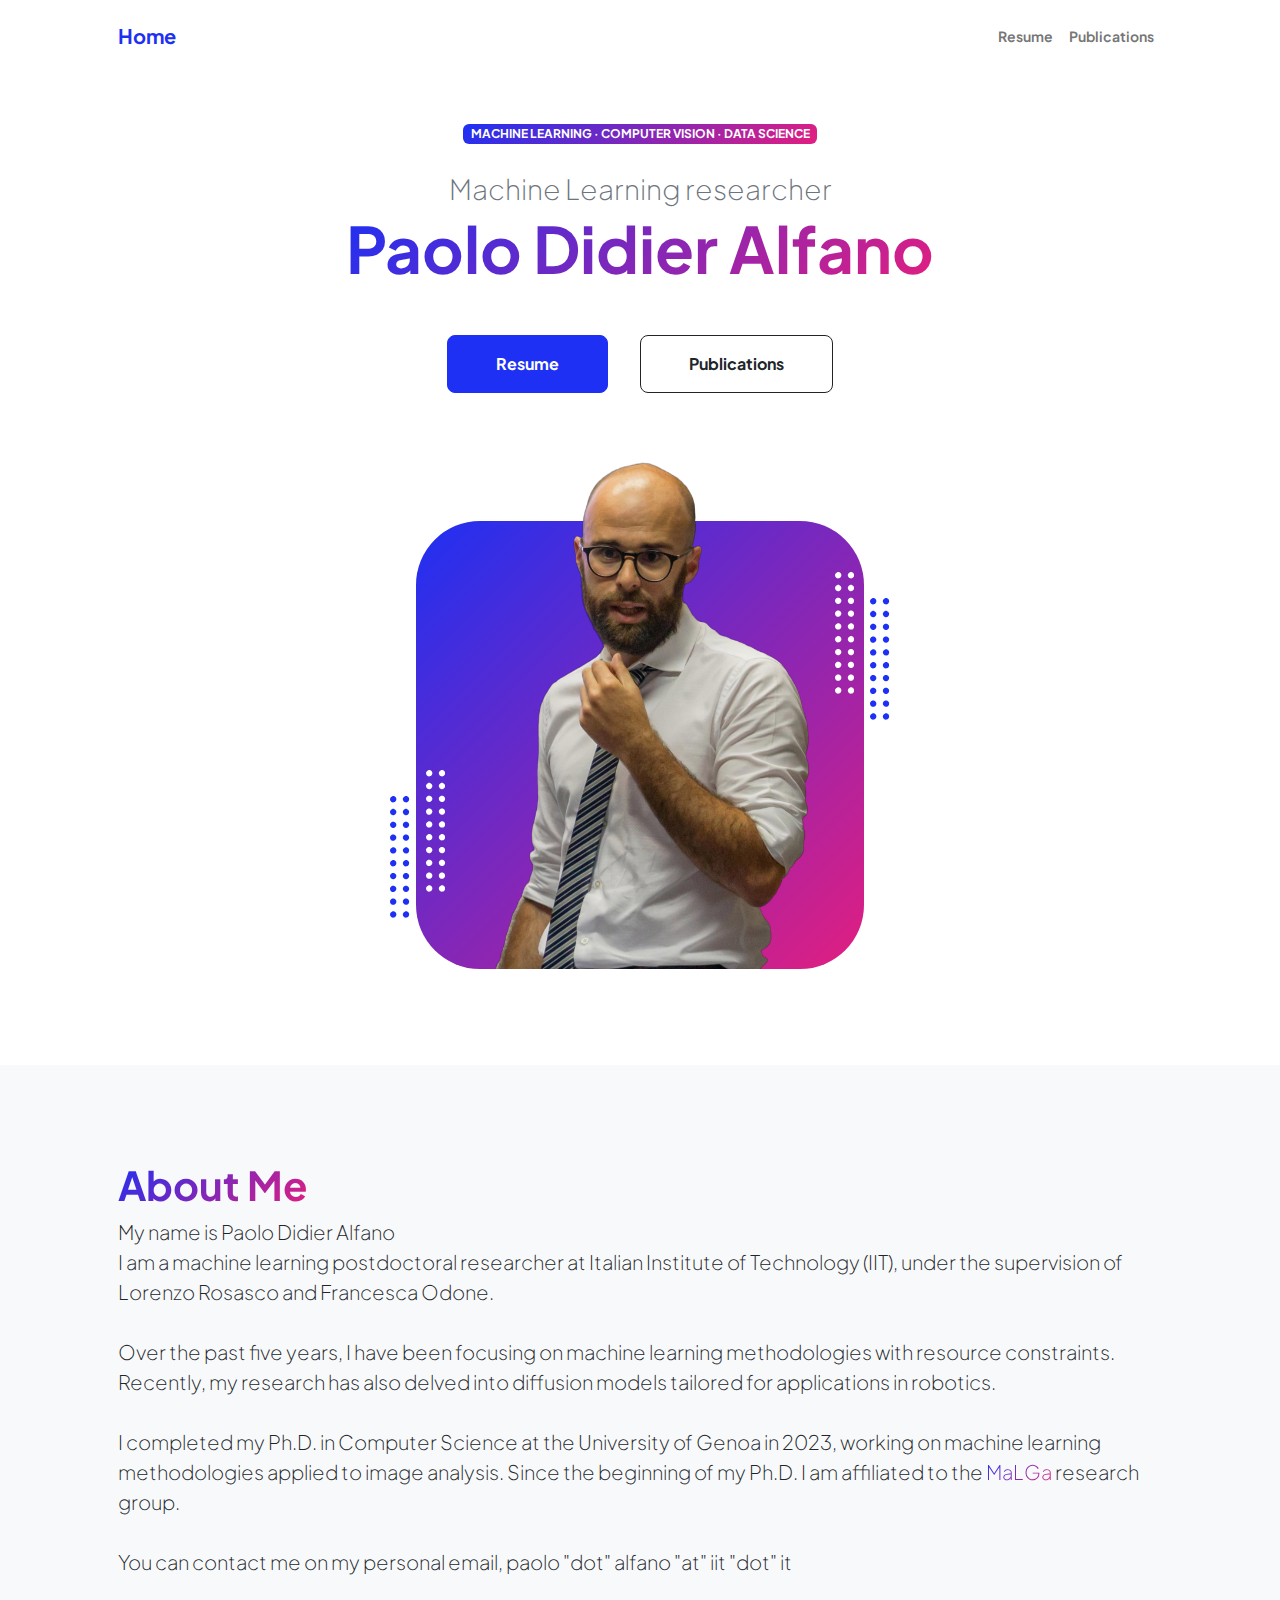
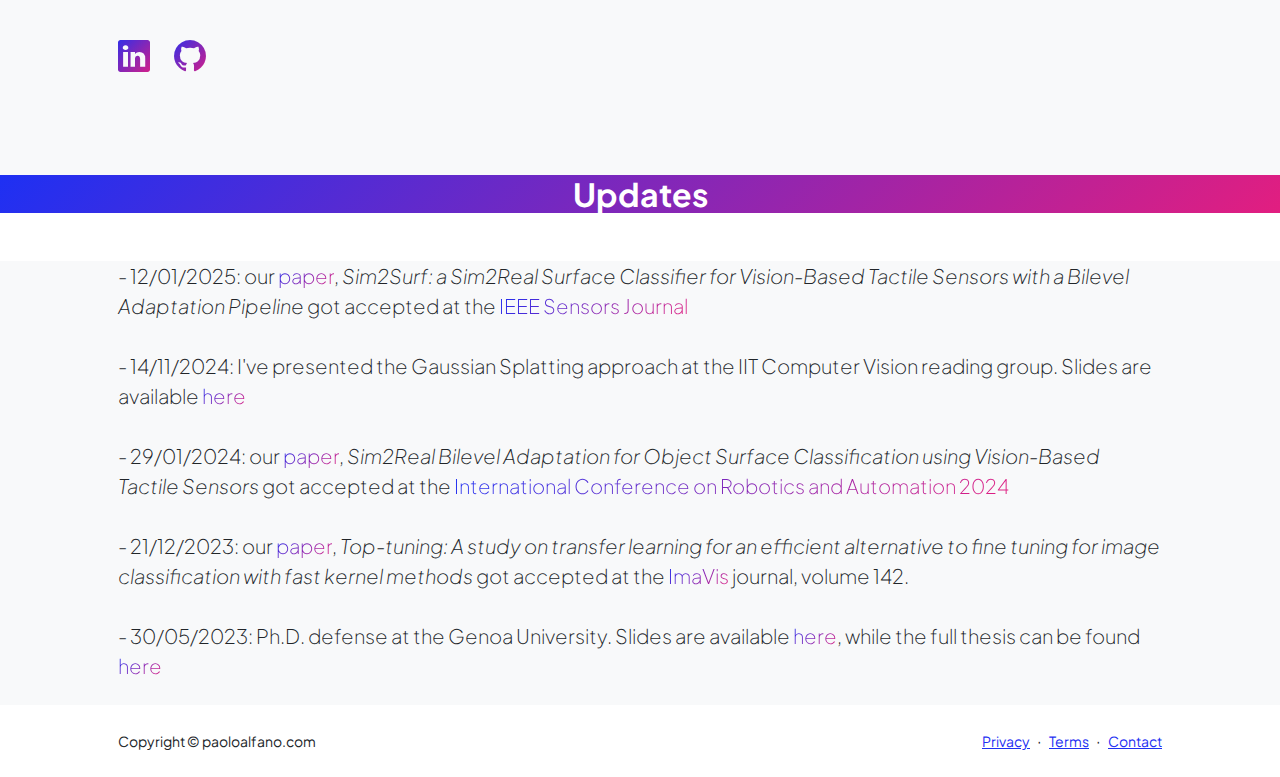
<file: index.html>
<!DOCTYPE html>
<html lang="en">
    <head>
        <meta charset="utf-8" />
        <meta name="viewport" content="width=device-width, initial-scale=1, shrink-to-fit=no" />
        <meta name="description" content="" />
        <meta name="author" content="" />
        <title>Paolo Alfano - Home</title>
        <!-- Favicon-->
        <link rel="icon" type="image/x-icon" href="assets/favicon.ico" />
        <!-- Custom Google font-->
        <link rel="preconnect" href="https://fonts.googleapis.com" />
        <link rel="preconnect" href="https://fonts.gstatic.com" crossorigin />
        <link href="https://fonts.googleapis.com/css2?family=Plus+Jakarta+Sans:wght@100;200;300;400;500;600;700;800;900&amp;display=swap" rel="stylesheet" />
        <!-- Bootstrap icons-->
        <link href="https://cdn.jsdelivr.net/npm/bootstrap-icons@1.8.1/font/bootstrap-icons.css" rel="stylesheet" />
        <!-- Core theme CSS (includes Bootstrap)-->
        <link href="css/styles.css" rel="stylesheet" />
    </head>
    <body class="d-flex flex-column h-100">
        <main class="flex-shrink-0">
            <!-- Navigation-->
            <nav class="navbar navbar-expand-lg navbar-light bg-white py-3">
                <div class="container px-5">
                    <a class="navbar-brand" href="index.html"><span class="fw-bolder text-primary">Home</span></a>
                    <button class="navbar-toggler" type="button" data-bs-toggle="collapse" data-bs-target="#navbarSupportedContent" aria-controls="navbarSupportedContent" aria-expanded="false" aria-label="Toggle navigation"><span class="navbar-toggler-icon"></span></button>
                    <div class="collapse navbar-collapse" id="navbarSupportedContent">
                        <ul class="navbar-nav ms-auto mb-2 mb-lg-0 small fw-bolder">
                            <li class="nav-item"><a class="nav-link" href="resume.html">Resume</a></li>
                            <li class="nav-item"><a class="nav-link" href="publications.html">Publications</a></li>
                            <!--<li class="nav-item"><a class="nav-link" href="contact.html">Contact</a></li>-->
                        </ul>
                    </div>
                </div>
            </nav>
            <!-- Header-->
            <header class="py-5">
                <div class="container px-5 pb-5">
                    <div class="row gx-5 align-items-center">
                        <div class="col-xxl-5">
                            <!-- Header text content-->
                            <div class="text-center text-xxl-start">
                                <div class="badge bg-gradient-primary-to-secondary text-white mb-4"><div class="text-uppercase">Machine Learning &middot; Computer Vision &middot; Data Science</div></div>
                                <div class="fs-3 fw-light text-muted">Machine Learning researcher</div>
                                <h1 class="display-3 fw-bolder mb-5"><span class="text-gradient d-inline">Paolo Didier Alfano</span></h1>
                                <div class="d-grid gap-3 d-sm-flex justify-content-sm-center justify-content-xxl-start mb-3">
                                    <a class="btn btn-primary btn-lg px-5 py-3 me-sm-3 fs-6 fw-bolder" href="resume.html">Resume</a>
                                    <a class="btn btn-outline-dark btn-lg px-5 py-3 fs-6 fw-bolder" href="publications.html">Publications</a>
                                </div>
                            </div>
                        </div>
                        <div class="col-xxl-7">
                            <!-- Header profile picture-->
                            <div class="d-flex justify-content-center mt-5 mt-xxl-0">
                                <div class="profile bg-gradient-primary-to-secondary">
                                    <!-- TIP: For best results, use a photo with a transparent background like the demo example below-->
                                    <!-- Watch a tutorial on how to do this on YouTube (link)-->
                                    <img class="profile-img" src="assets/IMG_5496.png" alt="..." />
                                    <div class="dots-1">
                                        <!-- SVG Dots-->
                                        <svg version="1.1" xmlns="http://www.w3.org/2000/svg" xmlns:xlink="http://www.w3.org/1999/xlink" x="0px" y="0px" viewBox="0 0 191.6 1215.4" style="enable-background: new 0 0 191.6 1215.4" xml:space="preserve">
                                            <g transform="translate(0.000000,1280.000000) scale(0.100000,-0.100000)">
                                                <path d="M227.7,12788.6c-105-35-200-141-222-248c-43-206,163-412,369-369c155,32,275,190,260,339c-11,105-90,213-190,262        C383.7,12801.6,289.7,12808.6,227.7,12788.6z"></path>
                                                <path d="M1507.7,12788.6c-151-50-253-216-222-362c25-119,136-230,254-255c194-41,395,142,375,339c-11,105-90,213-190,262        C1663.7,12801.6,1569.7,12808.6,1507.7,12788.6z"></path>
                                                <path d="M227.7,11508.6c-105-35-200-141-222-248c-43-206,163-412,369-369c155,32,275,190,260,339c-11,105-90,213-190,262        C383.7,11521.6,289.7,11528.6,227.7,11508.6z"></path>
                                                <path d="M1507.7,11508.6c-151-50-253-216-222-362c25-119,136-230,254-255c194-41,395,142,375,339c-11,105-90,213-190,262        C1663.7,11521.6,1569.7,11528.6,1507.7,11508.6z"></path>
                                                <path d="M227.7,10228.6c-105-35-200-141-222-248c-43-206,163-412,369-369c155,32,275,190,260,339c-11,105-90,213-190,262        C383.7,10241.6,289.7,10248.6,227.7,10228.6z"></path>
                                                <path d="M1507.7,10228.6c-105-35-200-141-222-248c-43-206,163-412,369-369c155,32,275,190,260,339c-11,105-90,213-190,262        C1663.7,10241.6,1569.7,10248.6,1507.7,10228.6z"></path>
                                                <path d="M227.7,8948.6c-105-35-200-141-222-248c-43-206,163-412,369-369c155,32,275,190,260,339c-11,105-90,213-190,262        C383.7,8961.6,289.7,8968.6,227.7,8948.6z"></path>
                                                <path d="M1507.7,8948.6c-105-35-200-141-222-248c-43-206,163-412,369-369c155,32,275,190,260,339c-11,105-90,213-190,262        C1663.7,8961.6,1569.7,8968.6,1507.7,8948.6z"></path>
                                                <path d="M227.7,7668.6c-105-35-200-141-222-248c-43-206,163-412,369-369c155,32,275,190,260,339c-11,105-90,213-190,262        C383.7,7681.6,289.7,7688.6,227.7,7668.6z"></path>
                                                <path d="M1507.7,7668.6c-105-35-200-141-222-248c-43-206,163-412,369-369c155,32,275,190,260,339c-11,105-90,213-190,262        C1663.7,7681.6,1569.7,7688.6,1507.7,7668.6z"></path>
                                                <path d="M227.7,6388.6c-105-35-200-141-222-248c-43-206,163-412,369-369c155,32,275,190,260,339c-11,105-90,213-190,262        C383.7,6401.6,289.7,6408.6,227.7,6388.6z"></path>
                                                <path d="M1507.7,6388.6c-105-35-200-141-222-248c-43-206,163-412,369-369c155,32,275,190,260,339c-11,105-90,213-190,262        C1663.7,6401.6,1569.7,6408.6,1507.7,6388.6z"></path>
                                                <path d="M227.7,5108.6c-105-35-200-141-222-248c-43-206,163-412,369-369c155,32,275,190,260,339c-11,105-90,213-190,262        C383.7,5121.6,289.7,5128.6,227.7,5108.6z"></path>
                                                <path d="M1507.7,5108.6c-105-35-200-141-222-248c-43-206,163-412,369-369c155,32,275,190,260,339c-11,105-90,213-190,262        C1663.7,5121.6,1569.7,5128.6,1507.7,5108.6z"></path>
                                                <path d="M227.7,3828.6c-105-35-200-141-222-248c-43-206,163-412,369-369c155,32,275,190,260,339c-11,105-90,213-190,262        C383.7,3841.6,289.7,3848.6,227.7,3828.6z"></path>
                                                <path d="M1507.7,3828.6c-105-35-200-141-222-248c-43-206,163-412,369-369c155,32,275,190,260,339c-11,105-90,213-190,262        C1663.7,3841.6,1569.7,3848.6,1507.7,3828.6z"></path>
                                                <path d="M227.7,2548.6c-105-35-200-141-222-248c-43-206,163-412,369-369c155,32,275,190,260,339c-11,105-90,213-190,262        C383.7,2561.6,289.7,2568.6,227.7,2548.6z"></path>
                                                <path d="M1507.7,2548.6c-105-35-200-141-222-248c-43-206,163-412,369-369c155,32,275,190,260,339c-11,105-90,213-190,262        C1663.7,2561.6,1569.7,2568.6,1507.7,2548.6z"></path>
                                                <path d="M227.7,1268.6c-105-35-200-141-222-248c-43-206,163-412,369-369c155,32,275,190,260,339c-11,105-90,213-190,262        C383.7,1281.6,289.7,1288.6,227.7,1268.6z"></path>
                                                <path d="M1507.7,1268.6c-105-35-200-141-222-248c-43-206,163-412,369-369c155,32,275,190,260,339c-11,105-90,213-190,262        C1663.7,1281.6,1569.7,1288.6,1507.7,1268.6z"></path>
                                            </g>
                                        </svg>
                                        <!-- END of SVG dots-->
                                    </div>
                                    <div class="dots-2">
                                        <!-- SVG Dots-->
                                        <svg version="1.1" xmlns="http://www.w3.org/2000/svg" xmlns:xlink="http://www.w3.org/1999/xlink" x="0px" y="0px" viewBox="0 0 191.6 1215.4" style="enable-background: new 0 0 191.6 1215.4" xml:space="preserve">
                                            <g transform="translate(0.000000,1280.000000) scale(0.100000,-0.100000)">
                                                <path d="M227.7,12788.6c-105-35-200-141-222-248c-43-206,163-412,369-369c155,32,275,190,260,339c-11,105-90,213-190,262        C383.7,12801.6,289.7,12808.6,227.7,12788.6z"></path>
                                                <path d="M1507.7,12788.6c-151-50-253-216-222-362c25-119,136-230,254-255c194-41,395,142,375,339c-11,105-90,213-190,262        C1663.7,12801.6,1569.7,12808.6,1507.7,12788.6z"></path>
                                                <path d="M227.7,11508.6c-105-35-200-141-222-248c-43-206,163-412,369-369c155,32,275,190,260,339c-11,105-90,213-190,262        C383.7,11521.6,289.7,11528.6,227.7,11508.6z"></path>
                                                <path d="M1507.7,11508.6c-151-50-253-216-222-362c25-119,136-230,254-255c194-41,395,142,375,339c-11,105-90,213-190,262        C1663.7,11521.6,1569.7,11528.6,1507.7,11508.6z"></path>
                                                <path d="M227.7,10228.6c-105-35-200-141-222-248c-43-206,163-412,369-369c155,32,275,190,260,339c-11,105-90,213-190,262        C383.7,10241.6,289.7,10248.6,227.7,10228.6z"></path>
                                                <path d="M1507.7,10228.6c-105-35-200-141-222-248c-43-206,163-412,369-369c155,32,275,190,260,339c-11,105-90,213-190,262        C1663.7,10241.6,1569.7,10248.6,1507.7,10228.6z"></path>
                                                <path d="M227.7,8948.6c-105-35-200-141-222-248c-43-206,163-412,369-369c155,32,275,190,260,339c-11,105-90,213-190,262        C383.7,8961.6,289.7,8968.6,227.7,8948.6z"></path>
                                                <path d="M1507.7,8948.6c-105-35-200-141-222-248c-43-206,163-412,369-369c155,32,275,190,260,339c-11,105-90,213-190,262        C1663.7,8961.6,1569.7,8968.6,1507.7,8948.6z"></path>
                                                <path d="M227.7,7668.6c-105-35-200-141-222-248c-43-206,163-412,369-369c155,32,275,190,260,339c-11,105-90,213-190,262        C383.7,7681.6,289.7,7688.6,227.7,7668.6z"></path>
                                                <path d="M1507.7,7668.6c-105-35-200-141-222-248c-43-206,163-412,369-369c155,32,275,190,260,339c-11,105-90,213-190,262        C1663.7,7681.6,1569.7,7688.6,1507.7,7668.6z"></path>
                                                <path d="M227.7,6388.6c-105-35-200-141-222-248c-43-206,163-412,369-369c155,32,275,190,260,339c-11,105-90,213-190,262        C383.7,6401.6,289.7,6408.6,227.7,6388.6z"></path>
                                                <path d="M1507.7,6388.6c-105-35-200-141-222-248c-43-206,163-412,369-369c155,32,275,190,260,339c-11,105-90,213-190,262        C1663.7,6401.6,1569.7,6408.6,1507.7,6388.6z"></path>
                                                <path d="M227.7,5108.6c-105-35-200-141-222-248c-43-206,163-412,369-369c155,32,275,190,260,339c-11,105-90,213-190,262        C383.7,5121.6,289.7,5128.6,227.7,5108.6z"></path>
                                                <path d="M1507.7,5108.6c-105-35-200-141-222-248c-43-206,163-412,369-369c155,32,275,190,260,339c-11,105-90,213-190,262        C1663.7,5121.6,1569.7,5128.6,1507.7,5108.6z"></path>
                                                <path d="M227.7,3828.6c-105-35-200-141-222-248c-43-206,163-412,369-369c155,32,275,190,260,339c-11,105-90,213-190,262        C383.7,3841.6,289.7,3848.6,227.7,3828.6z"></path>
                                                <path d="M1507.7,3828.6c-105-35-200-141-222-248c-43-206,163-412,369-369c155,32,275,190,260,339c-11,105-90,213-190,262        C1663.7,3841.6,1569.7,3848.6,1507.7,3828.6z"></path>
                                                <path d="M227.7,2548.6c-105-35-200-141-222-248c-43-206,163-412,369-369c155,32,275,190,260,339c-11,105-90,213-190,262        C383.7,2561.6,289.7,2568.6,227.7,2548.6z"></path>
                                                <path d="M1507.7,2548.6c-105-35-200-141-222-248c-43-206,163-412,369-369c155,32,275,190,260,339c-11,105-90,213-190,262        C1663.7,2561.6,1569.7,2568.6,1507.7,2548.6z"></path>
                                                <path d="M227.7,1268.6c-105-35-200-141-222-248c-43-206,163-412,369-369c155,32,275,190,260,339c-11,105-90,213-190,262        C383.7,1281.6,289.7,1288.6,227.7,1268.6z"></path>
                                                <path d="M1507.7,1268.6c-105-35-200-141-222-248c-43-206,163-412,369-369c155,32,275,190,260,339c-11,105-90,213-190,262        C1663.7,1281.6,1569.7,1288.6,1507.7,1268.6z"></path>
                                            </g>
                                        </svg>
                                        <!-- END of SVG dots-->
                                    </div>
                                    <div class="dots-3">
                                        <!-- SVG Dots-->
                                        <svg version="1.1" xmlns="http://www.w3.org/2000/svg" xmlns:xlink="http://www.w3.org/1999/xlink" x="0px" y="0px" viewBox="0 0 191.6 1215.4" style="enable-background: new 0 0 191.6 1215.4" xml:space="preserve">
                                            <g transform="translate(0.000000,1280.000000) scale(0.100000,-0.100000)">
                                                <path d="M227.7,12788.6c-105-35-200-141-222-248c-43-206,163-412,369-369c155,32,275,190,260,339c-11,105-90,213-190,262        C383.7,12801.6,289.7,12808.6,227.7,12788.6z"></path>
                                                <path d="M1507.7,12788.6c-151-50-253-216-222-362c25-119,136-230,254-255c194-41,395,142,375,339c-11,105-90,213-190,262        C1663.7,12801.6,1569.7,12808.6,1507.7,12788.6z"></path>
                                                <path d="M227.7,11508.6c-105-35-200-141-222-248c-43-206,163-412,369-369c155,32,275,190,260,339c-11,105-90,213-190,262        C383.7,11521.6,289.7,11528.6,227.7,11508.6z"></path>
                                                <path d="M1507.7,11508.6c-151-50-253-216-222-362c25-119,136-230,254-255c194-41,395,142,375,339c-11,105-90,213-190,262        C1663.7,11521.6,1569.7,11528.6,1507.7,11508.6z"></path>
                                                <path d="M227.7,10228.6c-105-35-200-141-222-248c-43-206,163-412,369-369c155,32,275,190,260,339c-11,105-90,213-190,262        C383.7,10241.6,289.7,10248.6,227.7,10228.6z"></path>
                                                <path d="M1507.7,10228.6c-105-35-200-141-222-248c-43-206,163-412,369-369c155,32,275,190,260,339c-11,105-90,213-190,262        C1663.7,10241.6,1569.7,10248.6,1507.7,10228.6z"></path>
                                                <path d="M227.7,8948.6c-105-35-200-141-222-248c-43-206,163-412,369-369c155,32,275,190,260,339c-11,105-90,213-190,262        C383.7,8961.6,289.7,8968.6,227.7,8948.6z"></path>
                                                <path d="M1507.7,8948.6c-105-35-200-141-222-248c-43-206,163-412,369-369c155,32,275,190,260,339c-11,105-90,213-190,262        C1663.7,8961.6,1569.7,8968.6,1507.7,8948.6z"></path>
                                                <path d="M227.7,7668.6c-105-35-200-141-222-248c-43-206,163-412,369-369c155,32,275,190,260,339c-11,105-90,213-190,262        C383.7,7681.6,289.7,7688.6,227.7,7668.6z"></path>
                                                <path d="M1507.7,7668.6c-105-35-200-141-222-248c-43-206,163-412,369-369c155,32,275,190,260,339c-11,105-90,213-190,262        C1663.7,7681.6,1569.7,7688.6,1507.7,7668.6z"></path>
                                                <path d="M227.7,6388.6c-105-35-200-141-222-248c-43-206,163-412,369-369c155,32,275,190,260,339c-11,105-90,213-190,262        C383.7,6401.6,289.7,6408.6,227.7,6388.6z"></path>
                                                <path d="M1507.7,6388.6c-105-35-200-141-222-248c-43-206,163-412,369-369c155,32,275,190,260,339c-11,105-90,213-190,262        C1663.7,6401.6,1569.7,6408.6,1507.7,6388.6z"></path>
                                                <path d="M227.7,5108.6c-105-35-200-141-222-248c-43-206,163-412,369-369c155,32,275,190,260,339c-11,105-90,213-190,262        C383.7,5121.6,289.7,5128.6,227.7,5108.6z"></path>
                                                <path d="M1507.7,5108.6c-105-35-200-141-222-248c-43-206,163-412,369-369c155,32,275,190,260,339c-11,105-90,213-190,262        C1663.7,5121.6,1569.7,5128.6,1507.7,5108.6z"></path>
                                                <path d="M227.7,3828.6c-105-35-200-141-222-248c-43-206,163-412,369-369c155,32,275,190,260,339c-11,105-90,213-190,262        C383.7,3841.6,289.7,3848.6,227.7,3828.6z"></path>
                                                <path d="M1507.7,3828.6c-105-35-200-141-222-248c-43-206,163-412,369-369c155,32,275,190,260,339c-11,105-90,213-190,262        C1663.7,3841.6,1569.7,3848.6,1507.7,3828.6z"></path>
                                                <path d="M227.7,2548.6c-105-35-200-141-222-248c-43-206,163-412,369-369c155,32,275,190,260,339c-11,105-90,213-190,262        C383.7,2561.6,289.7,2568.6,227.7,2548.6z"></path>
                                                <path d="M1507.7,2548.6c-105-35-200-141-222-248c-43-206,163-412,369-369c155,32,275,190,260,339c-11,105-90,213-190,262        C1663.7,2561.6,1569.7,2568.6,1507.7,2548.6z"></path>
                                                <path d="M227.7,1268.6c-105-35-200-141-222-248c-43-206,163-412,369-369c155,32,275,190,260,339c-11,105-90,213-190,262        C383.7,1281.6,289.7,1288.6,227.7,1268.6z"></path>
                                                <path d="M1507.7,1268.6c-105-35-200-141-222-248c-43-206,163-412,369-369c155,32,275,190,260,339c-11,105-90,213-190,262        C1663.7,1281.6,1569.7,1288.6,1507.7,1268.6z"></path>
                                            </g>
                                        </svg>
                                        <!-- END of SVG dots-->
                                    </div>
                                    <div class="dots-4">
                                        <!-- SVG Dots-->
                                        <svg version="1.1" xmlns="http://www.w3.org/2000/svg" xmlns:xlink="http://www.w3.org/1999/xlink" x="0px" y="0px" viewBox="0 0 191.6 1215.4" style="enable-background: new 0 0 191.6 1215.4" xml:space="preserve">
                                            <g transform="translate(0.000000,1280.000000) scale(0.100000,-0.100000)">
                                                <path d="M227.7,12788.6c-105-35-200-141-222-248c-43-206,163-412,369-369c155,32,275,190,260,339c-11,105-90,213-190,262        C383.7,12801.6,289.7,12808.6,227.7,12788.6z"></path>
                                                <path d="M1507.7,12788.6c-151-50-253-216-222-362c25-119,136-230,254-255c194-41,395,142,375,339c-11,105-90,213-190,262        C1663.7,12801.6,1569.7,12808.6,1507.7,12788.6z"></path>
                                                <path d="M227.7,11508.6c-105-35-200-141-222-248c-43-206,163-412,369-369c155,32,275,190,260,339c-11,105-90,213-190,262        C383.7,11521.6,289.7,11528.6,227.7,11508.6z"></path>
                                                <path d="M1507.7,11508.6c-151-50-253-216-222-362c25-119,136-230,254-255c194-41,395,142,375,339c-11,105-90,213-190,262        C1663.7,11521.6,1569.7,11528.6,1507.7,11508.6z"></path>
                                                <path d="M227.7,10228.6c-105-35-200-141-222-248c-43-206,163-412,369-369c155,32,275,190,260,339c-11,105-90,213-190,262        C383.7,10241.6,289.7,10248.6,227.7,10228.6z"></path>
                                                <path d="M1507.7,10228.6c-105-35-200-141-222-248c-43-206,163-412,369-369c155,32,275,190,260,339c-11,105-90,213-190,262        C1663.7,10241.6,1569.7,10248.6,1507.7,10228.6z"></path>
                                                <path d="M227.7,8948.6c-105-35-200-141-222-248c-43-206,163-412,369-369c155,32,275,190,260,339c-11,105-90,213-190,262        C383.7,8961.6,289.7,8968.6,227.7,8948.6z"></path>
                                                <path d="M1507.7,8948.6c-105-35-200-141-222-248c-43-206,163-412,369-369c155,32,275,190,260,339c-11,105-90,213-190,262        C1663.7,8961.6,1569.7,8968.6,1507.7,8948.6z"></path>
                                                <path d="M227.7,7668.6c-105-35-200-141-222-248c-43-206,163-412,369-369c155,32,275,190,260,339c-11,105-90,213-190,262        C383.7,7681.6,289.7,7688.6,227.7,7668.6z"></path>
                                                <path d="M1507.7,7668.6c-105-35-200-141-222-248c-43-206,163-412,369-369c155,32,275,190,260,339c-11,105-90,213-190,262        C1663.7,7681.6,1569.7,7688.6,1507.7,7668.6z"></path>
                                                <path d="M227.7,6388.6c-105-35-200-141-222-248c-43-206,163-412,369-369c155,32,275,190,260,339c-11,105-90,213-190,262        C383.7,6401.6,289.7,6408.6,227.7,6388.6z"></path>
                                                <path d="M1507.7,6388.6c-105-35-200-141-222-248c-43-206,163-412,369-369c155,32,275,190,260,339c-11,105-90,213-190,262        C1663.7,6401.6,1569.7,6408.6,1507.7,6388.6z"></path>
                                                <path d="M227.7,5108.6c-105-35-200-141-222-248c-43-206,163-412,369-369c155,32,275,190,260,339c-11,105-90,213-190,262        C383.7,5121.6,289.7,5128.6,227.7,5108.6z"></path>
                                                <path d="M1507.7,5108.6c-105-35-200-141-222-248c-43-206,163-412,369-369c155,32,275,190,260,339c-11,105-90,213-190,262        C1663.7,5121.6,1569.7,5128.6,1507.7,5108.6z"></path>
                                                <path d="M227.7,3828.6c-105-35-200-141-222-248c-43-206,163-412,369-369c155,32,275,190,260,339c-11,105-90,213-190,262        C383.7,3841.6,289.7,3848.6,227.7,3828.6z"></path>
                                                <path d="M1507.7,3828.6c-105-35-200-141-222-248c-43-206,163-412,369-369c155,32,275,190,260,339c-11,105-90,213-190,262        C1663.7,3841.6,1569.7,3848.6,1507.7,3828.6z"></path>
                                                <path d="M227.7,2548.6c-105-35-200-141-222-248c-43-206,163-412,369-369c155,32,275,190,260,339c-11,105-90,213-190,262        C383.7,2561.6,289.7,2568.6,227.7,2548.6z"></path>
                                                <path d="M1507.7,2548.6c-105-35-200-141-222-248c-43-206,163-412,369-369c155,32,275,190,260,339c-11,105-90,213-190,262        C1663.7,2561.6,1569.7,2568.6,1507.7,2548.6z"></path>
                                                <path d="M227.7,1268.6c-105-35-200-141-222-248c-43-206,163-412,369-369c155,32,275,190,260,339c-11,105-90,213-190,262        C383.7,1281.6,289.7,1288.6,227.7,1268.6z"></path>
                                                <path d="M1507.7,1268.6c-105-35-200-141-222-248c-43-206,163-412,369-369c155,32,275,190,260,339c-11,105-90,213-190,262        C1663.7,1281.6,1569.7,1288.6,1507.7,1268.6z"></path>
                                            </g>
                                        </svg>
                                        <!-- END of SVG dots-->
                                    </div>
                                </div>
                            </div>
                        </div>
                    </div>
                </div>
            </header>
            <!-- About Section-->
            <section class="bg-light py-5">
                <div class="container px-5">
                    <div class="row gx-5 justify-content-center">
                        <div class="col-xxl-8">
                            <!-- <div class="text-center my-5"> -->
                            <div class="text my-5">
                                <h2 class="display-6 fw-bolder"><span class="text-gradient d-inline">About Me</span></h2>
                                <p class="lead fw-light mb-4">My name is Paolo Didier Alfano<br>
                                I am a machine learning postdoctoral researcher at Italian Institute of Technology (IIT), under the supervision of Lorenzo Rosasco and Francesca Odone.<br>
                                <br>
                                Over the past five years, I have been focusing on machine learning methodologies with resource constraints. Recently, my research has also delved into diffusion models tailored for applications in robotics.<br>
                                <br>
                                <!-- </p> <p class="text-muted"> -->
                                I completed my Ph.D. in Computer Science at the University of Genoa in 2023, working on machine learning methodologies applied to image analysis. Since the beginning of my Ph.D. I am affiliated to the <a class="text-gradient" href="https://malga.unige.it/">MaLGa</a> research group. <br>
                                <br>
                                You can contact me on my personal email, paolo "dot" alfano "at" iit "dot" it<br> <br>  </p>
                                <div class="d-flex fs-2 gap-4">
                                    <a class="text-gradient" href="https://it.linkedin.com/in/paolo-didier-alfano-429585184"><i class="bi bi-linkedin"></i></a>
                                    <a class="text-gradient" href="https://github.com/WackoToe"><i class="bi bi-github"></i></a>
                                </div>
                            </div>
                        </div>
                    </div>
                </div>
            </section>
            <!-- Call to action section-->
            <section class="py-0 bg-gradient-primary-to-secondary text-white">
                <div class="container px-5 my-0">
                    <div class="text-center">
                        <h2 class="display-7 fw-bolder mb-5">Updates</h2>

                         <!--<a class="btn btn-outline-light btn-lg px-5 py-3 fs-6 fw-bolder" href="contact.html">Contact me</a>-->
                    </div>
                </div>
            </section>
            <section class="bg-light py-0">
                <div class="container px-5">
                    <div class="row gx-5 justify-content-center">
                        <div class="col-xxl-8">
                            <div class="my-0">
                                <p class="lead fw-light mb-4">
                                    - 12/01/2025: our <a class="text-gradient" href="https://ieeexplore.ieee.org/abstract/document/10851808">paper</a>, <i>Sim2Surf: a Sim2Real Surface Classifier for Vision-Based Tactile Sensors with a Bilevel Adaptation Pipeline</i> got accepted at the <a class="text-gradient" href="https://ieee-sensors.org/ieee-sensors-journal/">IEEE Sensors Journal</a><br>
                                    <br>
                                    - 14/11/2024: I've presented the Gaussian Splatting approach at the IIT Computer Vision reading group. Slides are available <a class="text-gradient" href="assets/updates/Gaussian_splatting_and_NeRF.pdf">here</a><br>
                                    <br>
                                    <!-- - 12/11/2024: we submitted our paper, <i>Sim2Surf: a Sim2Real Surface Classifier for Vision-Based Tactile Sensors with a Bilevel Adaptation Pipeline</i> to the <a class="text-gradient" href="https://ieee-sensors.org/ieee-sensors-journal/">IEEE Sensors Journal</a><br> -->
                                    <!-- <br> -->
                                    - 29/01/2024: our <a class="text-gradient" href="https://ieeexplore.ieee.org/stamp/stamp.jsp?arnumber=10610028">paper</a>, <i>Sim2Real Bilevel Adaptation for Object Surface Classification using Vision-Based Tactile Sensors</i> got accepted at the <a class="text-gradient" href="https://2024.ieee-icra.org/">International Conference on Robotics and Automation 2024</a><br>
                                    <br>
                                    - 21/12/2023: our <a class="text-gradient" href="https://doi.org/10.1016/j.imavis.2023.104894">paper</a>, <i>Top-tuning: A study on transfer learning for an efficient alternative to fine tuning for image classification with fast kernel methods</i> got accepted at the <a class="text-gradient" href="https://www.sciencedirect.com/journal/image-and-vision-computing">ImaVis</a> journal, volume 142.<br>
                                    <!-- <br> -->
                                    <!-- - 08/11/2023: I've presented our research on efficient machine learning methods with fast kernel classifier at the <a class="text-gradient" href="https://www.aixia2023.cnr.it/">AIxIA</a> conference<br> -->
                                    <!-- <br> -->
                                    <!-- - 02/11/2023: our <a class="text-gradient" href="https://arxiv.org/abs/2311.01380">paper</a> <i>Sim2Real Bilevel Adaptation for Object Surface Classification using Vision-Based Tactile Sensors</i>, submitted at ICRA2024, is now available on Arxiv<br> -->
                                    <!-- <br> -->
                                    <!-- - 18/10/2023: I've presented the SDEdit approach at the MaLGa Computer Vision reading group. Slides are available <a class="text-gradient" href="assets/updates/SDedit_presentation.pdf">here</a><br> -->
                                    <!-- <br> -->
                                    <!-- - 20/09/2023: I've presented our research on efficient dataset distance measures at the <a class="text-gradient" href="assets/updates/SDedit_presentation">PRIMO</a> workshop<br> -->
                                    <br>
                                    - 30/05/2023: Ph.D. defense at the Genoa University. Slides are available <a class="text-gradient" href="assets/updates/Thesis_presentation.pdf">here</a>, while the full thesis can be found <a class="text-gradient" href="assets/updates/Thesis.pdf">here</a><br>
                                </p>
                            </div>
                        </div>
                    </div>
                </div>
            </section>
        </main>
        <!-- Footer-->
        <footer class="bg-white py-4 mt-auto">
            <div class="container px-5">
                <div class="row align-items-center justify-content-between flex-column flex-sm-row">
                    <div class="col-auto"><div class="small m-0">Copyright &copy; paoloalfano.com</div></div>
                    <div class="col-auto">
                        <a class="small" href="#!">Privacy</a>
                        <span class="mx-1">&middot;</span>
                        <a class="small" href="#!">Terms</a>
                        <span class="mx-1">&middot;</span>
                        <a class="small" href="#!">Contact</a>
                    </div>
                </div>
            </div>
        </footer>
        <!-- Bootstrap core JS-->
        <script src="https://cdn.jsdelivr.net/npm/bootstrap@5.2.3/dist/js/bootstrap.bundle.min.js"></script>
        <!-- Core theme JS-->
        <script src="js/scripts.js"></script>
    </body>
</html>
</file>
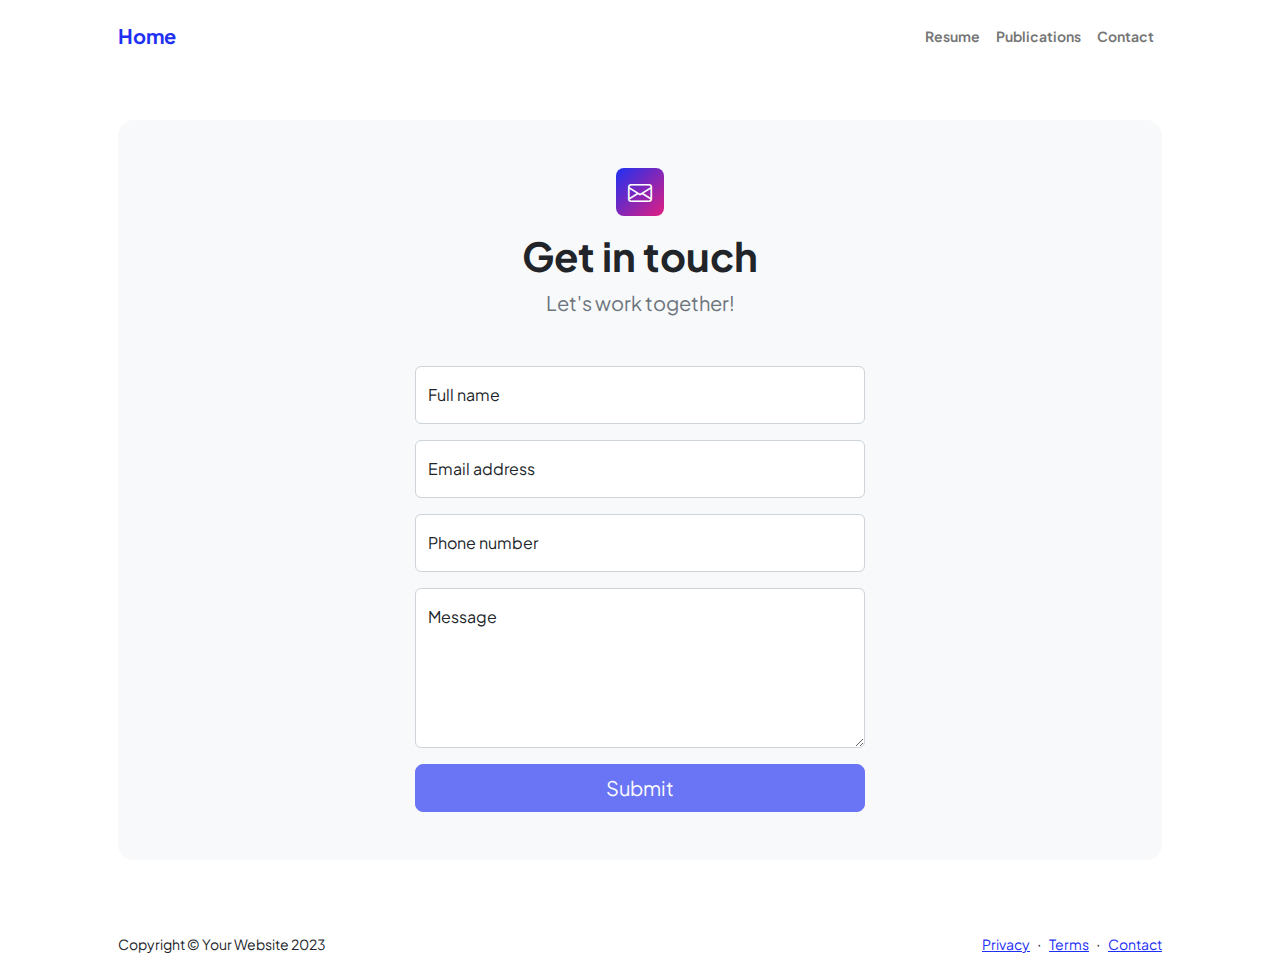
<file: contact.html>
<!DOCTYPE html>
<html lang="en">
    <head>
        <meta charset="utf-8" />
        <meta name="viewport" content="width=device-width, initial-scale=1, shrink-to-fit=no" />
        <meta name="description" content />
        <meta name="author" content />
        <title>Paolo Alfano - Contact</title>
        <!-- Favicon-->
        <link rel="icon" type="image/x-icon" href="assets/favicon.ico" />
        <!-- Custom Google font-->
        <link rel="preconnect" href="https://fonts.googleapis.com" />
        <link rel="preconnect" href="https://fonts.gstatic.com" crossorigin />
        <link href="https://fonts.googleapis.com/css2?family=Plus+Jakarta+Sans:wght@100;200;300;400;500;600;700;800;900&amp;display=swap" rel="stylesheet" />
        <!-- Bootstrap icons-->
        <link href="https://cdn.jsdelivr.net/npm/bootstrap-icons@1.8.1/font/bootstrap-icons.css" rel="stylesheet" />
        <!-- Core theme CSS (includes Bootstrap)-->
        <link href="css/styles.css" rel="stylesheet" />
    </head>
    <body class="d-flex flex-column">
        <main class="flex-shrink-0">
            <!-- Navigation-->
            <nav class="navbar navbar-expand-lg navbar-light bg-white py-3">
                <div class="container px-5">
                    <a class="navbar-brand" href="index.html"><span class="fw-bolder text-primary">Home</span></a>
                    <button class="navbar-toggler" type="button" data-bs-toggle="collapse" data-bs-target="#navbarSupportedContent" aria-controls="navbarSupportedContent" aria-expanded="false" aria-label="Toggle navigation"><span class="navbar-toggler-icon"></span></button>
                    <div class="collapse navbar-collapse" id="navbarSupportedContent">
                        <ul class="navbar-nav ms-auto mb-2 mb-lg-0 small fw-bolder">
                            <li class="nav-item"><a class="nav-link" href="resume.html">Resume</a></li>
                            <li class="nav-item"><a class="nav-link" href="publications.html">Publications</a></li>
                            <li class="nav-item"><a class="nav-link" href="contact.html">Contact</a></li>
                        </ul>
                    </div>
                </div>
            </nav>
            <!-- Page content-->
            <section class="py-5">
                <div class="container px-5">
                    <!-- Contact form-->
                    <div class="bg-light rounded-4 py-5 px-4 px-md-5">
                        <div class="text-center mb-5">
                            <div class="feature bg-primary bg-gradient-primary-to-secondary text-white rounded-3 mb-3"><i class="bi bi-envelope"></i></div>
                            <h1 class="fw-bolder">Get in touch</h1>
                            <p class="lead fw-normal text-muted mb-0">Let's work together!</p>
                        </div>
                        <div class="row gx-5 justify-content-center">
                            <div class="col-lg-8 col-xl-6">
                                <!-- * * * * * * * * * * * * * * *-->
                                <!-- * * SB Forms Contact Form * *-->
                                <!-- * * * * * * * * * * * * * * *-->
                                <!-- This form is pre-integrated with SB Forms.-->
                                <!-- To make this form functional, sign up at-->
                                <!-- https://startbootstrap.com/solution/contact-forms-->
                                <!-- to get an API token!-->
                                <form id="contactForm" data-sb-form-api-token="API_TOKEN">
                                    <!-- Name input-->
                                    <div class="form-floating mb-3">
                                        <input class="form-control" id="name" type="text" placeholder="Enter your name..." data-sb-validations="required" />
                                        <label for="name">Full name</label>
                                        <div class="invalid-feedback" data-sb-feedback="name:required">A name is required.</div>
                                    </div>
                                    <!-- Email address input-->
                                    <div class="form-floating mb-3">
                                        <input class="form-control" id="email" type="email" placeholder="name@example.com" data-sb-validations="required,email" />
                                        <label for="email">Email address</label>
                                        <div class="invalid-feedback" data-sb-feedback="email:required">An email is required.</div>
                                        <div class="invalid-feedback" data-sb-feedback="email:email">Email is not valid.</div>
                                    </div>
                                    <!-- Phone number input-->
                                    <div class="form-floating mb-3">
                                        <input class="form-control" id="phone" type="tel" placeholder="(123) 456-7890" data-sb-validations="required" />
                                        <label for="phone">Phone number</label>
                                        <div class="invalid-feedback" data-sb-feedback="phone:required">A phone number is required.</div>
                                    </div>
                                    <!-- Message input-->
                                    <div class="form-floating mb-3">
                                        <textarea class="form-control" id="message" type="text" placeholder="Enter your message here..." style="height: 10rem" data-sb-validations="required"></textarea>
                                        <label for="message">Message</label>
                                        <div class="invalid-feedback" data-sb-feedback="message:required">A message is required.</div>
                                    </div>
                                    <!-- Submit success message-->
                                    <!---->
                                    <!-- This is what your users will see when the form-->
                                    <!-- has successfully submitted-->
                                    <div class="d-none" id="submitSuccessMessage">
                                        <div class="text-center mb-3">
                                            <div class="fw-bolder">Form submission successful!</div>
                                            To activate this form, sign up at
                                            <br />
                                            <a href="https://startbootstrap.com/solution/contact-forms">https://startbootstrap.com/solution/contact-forms</a>
                                        </div>
                                    </div>
                                    <!-- Submit error message-->
                                    <!---->
                                    <!-- This is what your users will see when there is-->
                                    <!-- an error submitting the form-->
                                    <div class="d-none" id="submitErrorMessage"><div class="text-center text-danger mb-3">Error sending message!</div></div>
                                    <!-- Submit Button-->
                                    <div class="d-grid"><button class="btn btn-primary btn-lg disabled" id="submitButton" type="submit">Submit</button></div>
                                </form>
                            </div>
                        </div>
                    </div>
                </div>
            </section>
        </main>
        <!-- Footer-->
        <footer class="bg-white py-4 mt-auto">
            <div class="container px-5">
                <div class="row align-items-center justify-content-between flex-column flex-sm-row">
                    <div class="col-auto"><div class="small m-0">Copyright &copy; Your Website 2023</div></div>
                    <div class="col-auto">
                        <a class="small" href="#!">Privacy</a>
                        <span class="mx-1">&middot;</span>
                        <a class="small" href="#!">Terms</a>
                        <span class="mx-1">&middot;</span>
                        <a class="small" href="#!">Contact</a>
                    </div>
                </div>
            </div>
        </footer>
        <!-- Bootstrap core JS-->
        <script src="https://cdn.jsdelivr.net/npm/bootstrap@5.2.3/dist/js/bootstrap.bundle.min.js"></script>
        <!-- Core theme JS-->
        <script src="js/scripts.js"></script>
        <!-- * * * * * * * * * * * * * * * * * * * * * * * * * * * * * * * * * * * * * * * *-->
        <!-- * *                               SB Forms JS                               * *-->
        <!-- * * Activate your form at https://startbootstrap.com/solution/contact-forms * *-->
        <!-- * * * * * * * * * * * * * * * * * * * * * * * * * * * * * * * * * * * * * * * *-->
        <script src="https://cdn.startbootstrap.com/sb-forms-latest.js"></script>
    </body>
</html>
</file>
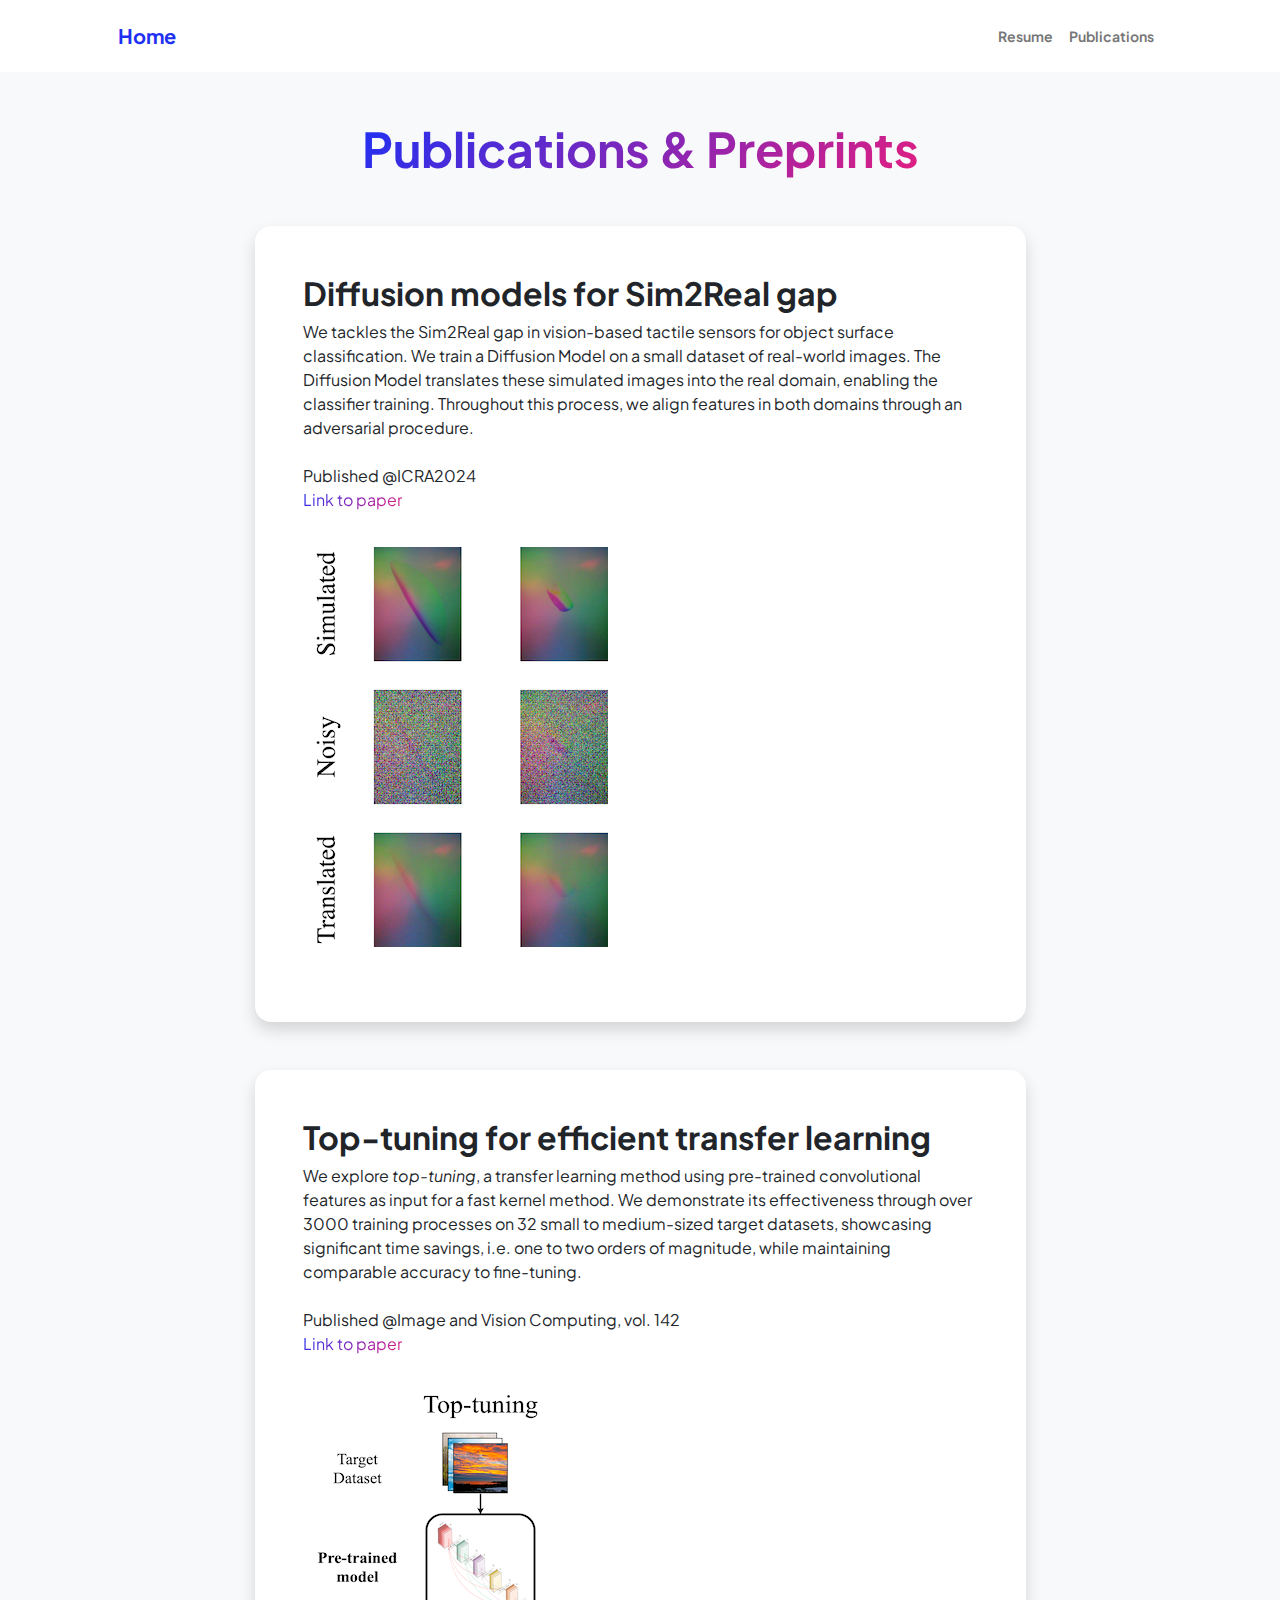
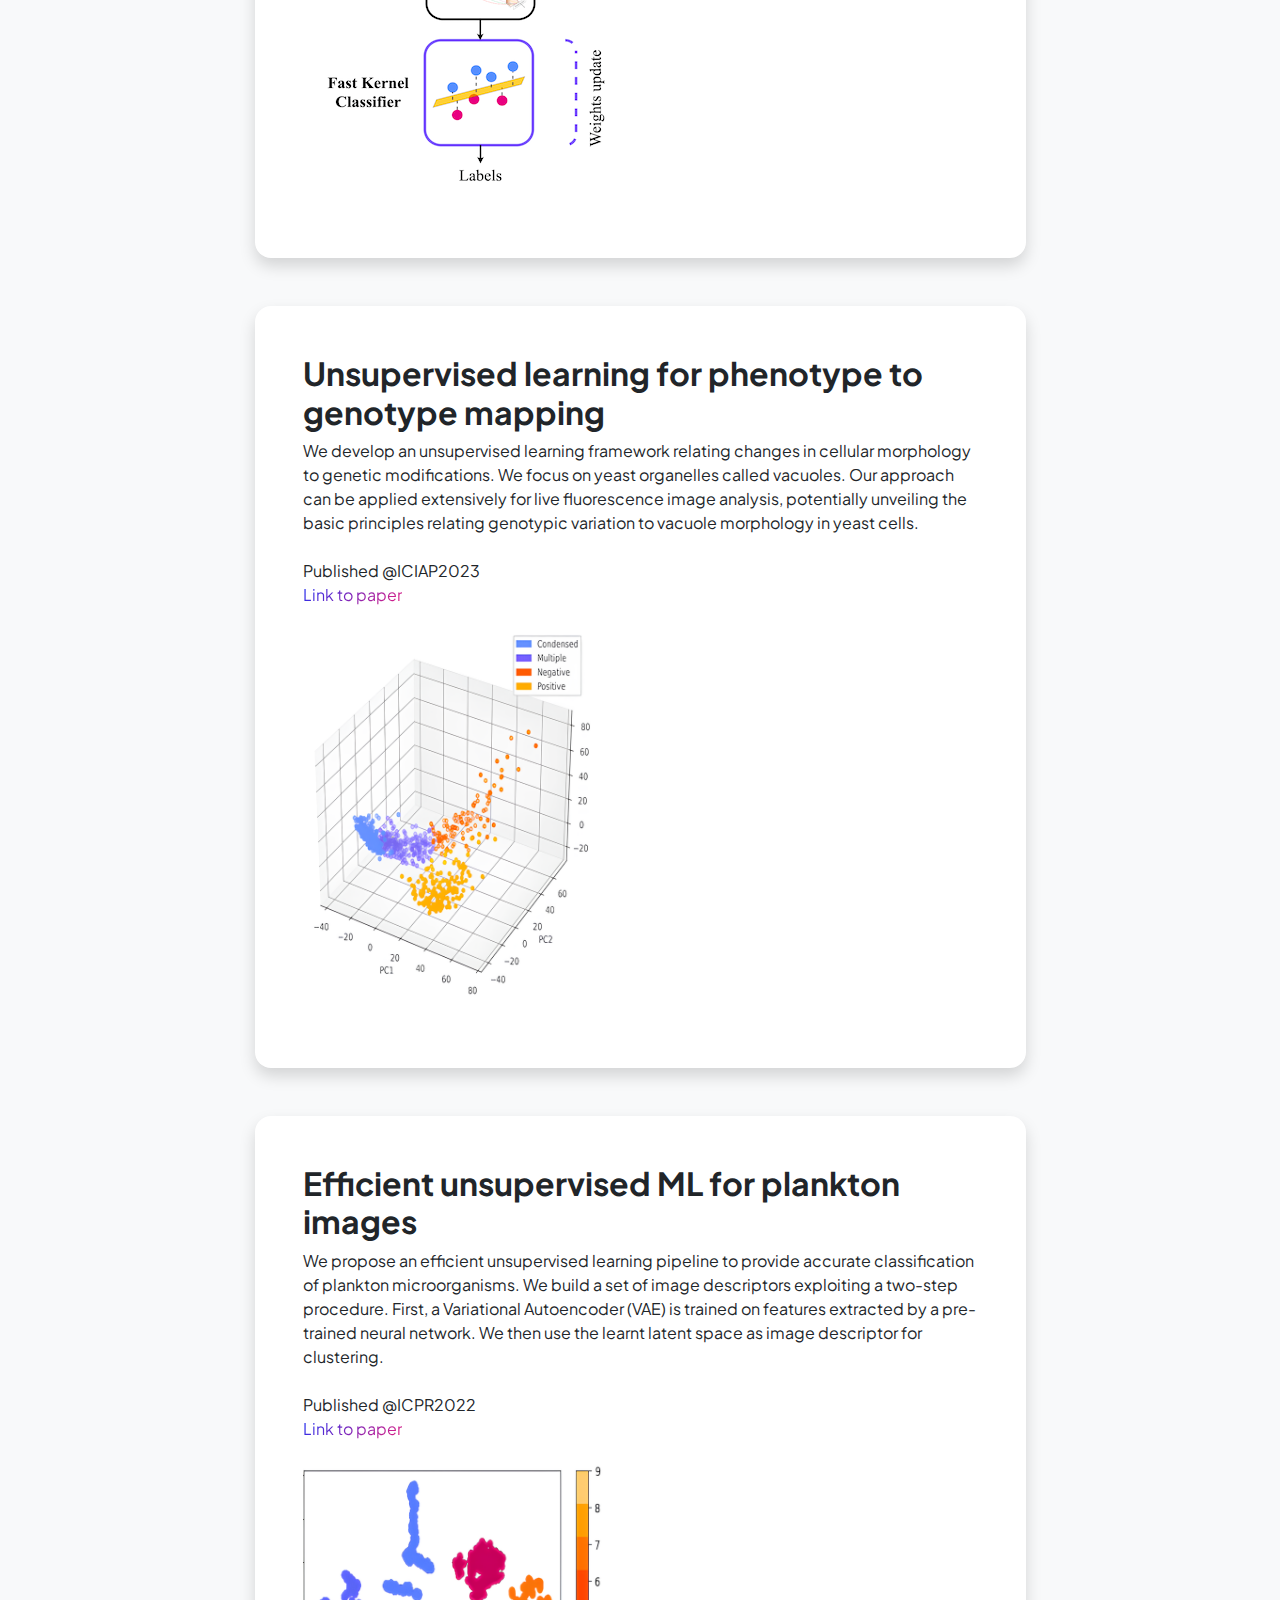
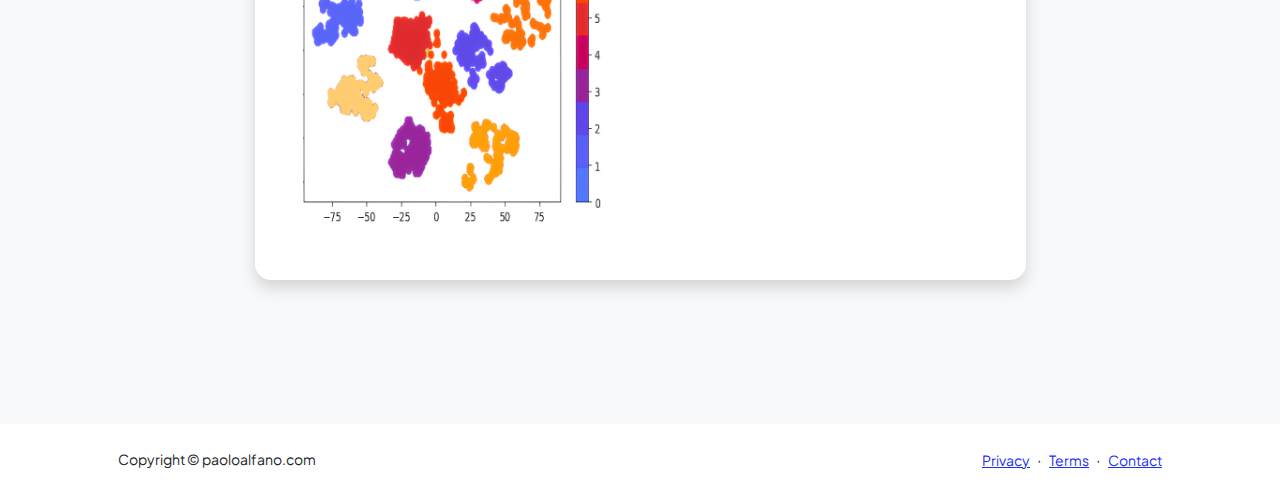
<file: publications.html>
<!DOCTYPE html>
<html lang="en">
    <head>
        <meta charset="utf-8" />
        <meta name="viewport" content="width=device-width, initial-scale=1, shrink-to-fit=no" />
        <meta name="description" content="" />
        <meta name="author" content="" />
        <title>Paolo Alfano - Publications</title>
        <!-- Favicon-->
        <link rel="icon" type="image/x-icon" href="assets/favicon.ico" />
        <!-- Custom Google font-->
        <link rel="preconnect" href="https://fonts.googleapis.com" />
        <link rel="preconnect" href="https://fonts.gstatic.com" crossorigin />
        <link href="https://fonts.googleapis.com/css2?family=Plus+Jakarta+Sans:wght@100;200;300;400;500;600;700;800;900&amp;display=swap" rel="stylesheet" />
        <!-- Bootstrap icons-->
        <link href="https://cdn.jsdelivr.net/npm/bootstrap-icons@1.8.1/font/bootstrap-icons.css" rel="stylesheet" />
        <!-- Core theme CSS (includes Bootstrap)-->
        <link href="css/styles.css" rel="stylesheet" />
    </head>
    <body class="d-flex flex-column h-100 bg-light">
        <main class="flex-shrink-0">
            <!-- Navigation-->
            <nav class="navbar navbar-expand-lg navbar-light bg-white py-3">
                <div class="container px-5">
                    <a class="navbar-brand" href="index.html"><span class="fw-bolder text-primary">Home</span></a>
                    <button class="navbar-toggler" type="button" data-bs-toggle="collapse" data-bs-target="#navbarSupportedContent" aria-controls="navbarSupportedContent" aria-expanded="false" aria-label="Toggle navigation"><span class="navbar-toggler-icon"></span></button>
                    <div class="collapse navbar-collapse" id="navbarSupportedContent">
                        <ul class="navbar-nav ms-auto mb-2 mb-lg-0 small fw-bolder">
                            <li class="nav-item"><a class="nav-link" href="resume.html">Resume</a></li>
                            <li class="nav-item"><a class="nav-link" href="publications.html">Publications</a></li>
                            <!--<li class="nav-item"><a class="nav-link" href="contact.html">Contact</a></li>-->
                        </ul>
                    </div>
                </div>
            </nav>
            <!-- Publications Section-->
            <section class="py-5">
                <div class="container px-5 mb-5">
                    <div class="text-center mb-5">
                        <h1 class="display-5 fw-bolder mb-0"><span class="text-gradient d-inline">Publications & Preprints</span></h1>
                    </div>
                    <div class="row gx-5 justify-content-center">
                        <div class="col-lg-11 col-xl-9 col-xxl-8">
                            <!-- Project Card 4-->
                            <div class="card overflow-hidden shadow rounded-4 border-0 mb-5">
                                <div class="card-body p-0">
                                    <div class="d-flex align-items-center">
                                        <div class="p-5">
                                            <h2 class="fw-bolder">Diffusion models for Sim2Real gap</h2>
                                            <p>We tackles the Sim2Real gap in vision-based tactile sensors for object surface classification. We train a Diffusion Model on a small dataset of real-world images. The Diffusion Model translates these simulated images into the real domain, enabling the classifier training. Throughout this process, we align features in both domains through an adversarial procedure.<br>
                                            <br>
                                            Published @ICRA2024<br>
                                            <a class="text-gradient" href="https://arxiv.org/abs/2311.01380">Link to paper</a>
                                            </p>
                                            <img class="img-fluid" src="assets/publication4.png" alt="Diffusion models for Sim2Real gap" />
                                        </div>
                                    </div>
                                </div>
                            </div>
                            <!-- Project Card 3-->
                            <div class="card overflow-hidden shadow rounded-4 border-0 mb-5">
                                <div class="card-body p-0">
                                    <div class="d-flex align-items-center">
                                        <div class="p-5">
                                            <h2 class="fw-bolder">Top-tuning for efficient transfer learning</h2>
                                            <p> We explore <i>top-tuning</i>, a transfer learning method using pre-trained convolutional features as input for a fast kernel method. We demonstrate its effectiveness through over 3000 training processes on 32 small to medium-sized target datasets, showcasing significant time savings, i.e. one to two orders of magnitude, while maintaining comparable accuracy to fine-tuning.<br>
                                            <br>
                                            Published @Image and Vision Computing, vol. 142<br>
                                            <a class="text-gradient" href="https://doi.org/10.1016/j.imavis.2023.104894">Link to paper</a>
                                            </p>
                                            <img class="img-fluid" src="assets/publication2.png" alt="Top-tuning for efficient transfer learning" />
                                        </div>
                                    </div>
                                </div>
                            </div>
                            <!-- Project Card 2-->
                            <div class="card overflow-hidden shadow rounded-4 border-0 mb-5">
                                <div class="card-body p-0">
                                    <div class="d-flex align-items-center">
                                        <div class="p-5">
                                            <h2 class="fw-bolder">Unsupervised learning for phenotype to genotype mapping</h2>
                                            <p>We develop an unsupervised learning framework relating changes in cellular morphology to genetic modifications. We focus on yeast organelles called vacuoles. Our approach can be applied extensively for live fluorescence image analysis, potentially unveiling the basic principles relating genotypic variation to vacuole morphology in yeast cells.<br>
                                            <br>
                                            Published @ICIAP2023<br>
                                            <a class="text-gradient" href="https://dl.acm.org/doi/abs/10.1007/978-3-031-43153-1_21">Link to paper</a>
                                            </p>
                                            <img class="img-fluid" src="assets/publication3.png" alt="Unsupervised learning for phenotype to genotype mapping" width="300" height="300"/>
                                        </div>
                                    </div>
                                </div>
                            </div>
                            <!-- Project Card 1-->
                            <div class="card overflow-hidden shadow rounded-4 border-0 mb-5">
                                <div class="card-body p-0">
                                    <div class="d-flex align-items-center">
                                        <div class="p-5">
                                            <h2 class="fw-bolder">Efficient unsupervised ML for plankton images</h2>
                                            <p> We propose an efficient unsupervised learning pipeline to provide accurate classification of plankton microorganisms. We build a set of image descriptors exploiting a two-step procedure. First, a Variational Autoencoder (VAE) is trained on features extracted by a pre-trained neural network. We then use the learnt latent space as image descriptor for clustering.<br>
                                            <br>
                                            Published @ICPR2022<br>
                                            <a class="text-gradient" href="https://ieeexplore.ieee.org/document/9956360">Link to paper</a>
                                            </p>
                                            <img class="img-fluid" src="assets/publication1_var.png" alt="Efficient unsupervised ML for plankton images" width="300" height="300"/>
                                        </div>
                                    </div>
                                </div>
                            </div>
                        </div>
                    </div>
                </div>
            </section>
        </main>
        <!-- Footer-->
        <footer class="bg-white py-4 mt-auto">
            <div class="container px-5">
                <div class="row align-items-center justify-content-between flex-column flex-sm-row">
                    <div class="col-auto"><div class="small m-0">Copyright &copy; paoloalfano.com</div></div>
                    <div class="col-auto">
                        <a class="small" href="#!">Privacy</a>
                        <span class="mx-1">&middot;</span>
                        <a class="small" href="#!">Terms</a>
                        <span class="mx-1">&middot;</span>
                        <a class="small" href="#!">Contact</a>
                    </div>
                </div>
            </div>
        </footer>
        <!-- Bootstrap core JS-->
        <script src="https://cdn.jsdelivr.net/npm/bootstrap@5.2.3/dist/js/bootstrap.bundle.min.js"></script>
        <!-- Core theme JS-->
        <script src="js/scripts.js"></script>
    </body>
</html>
</file>
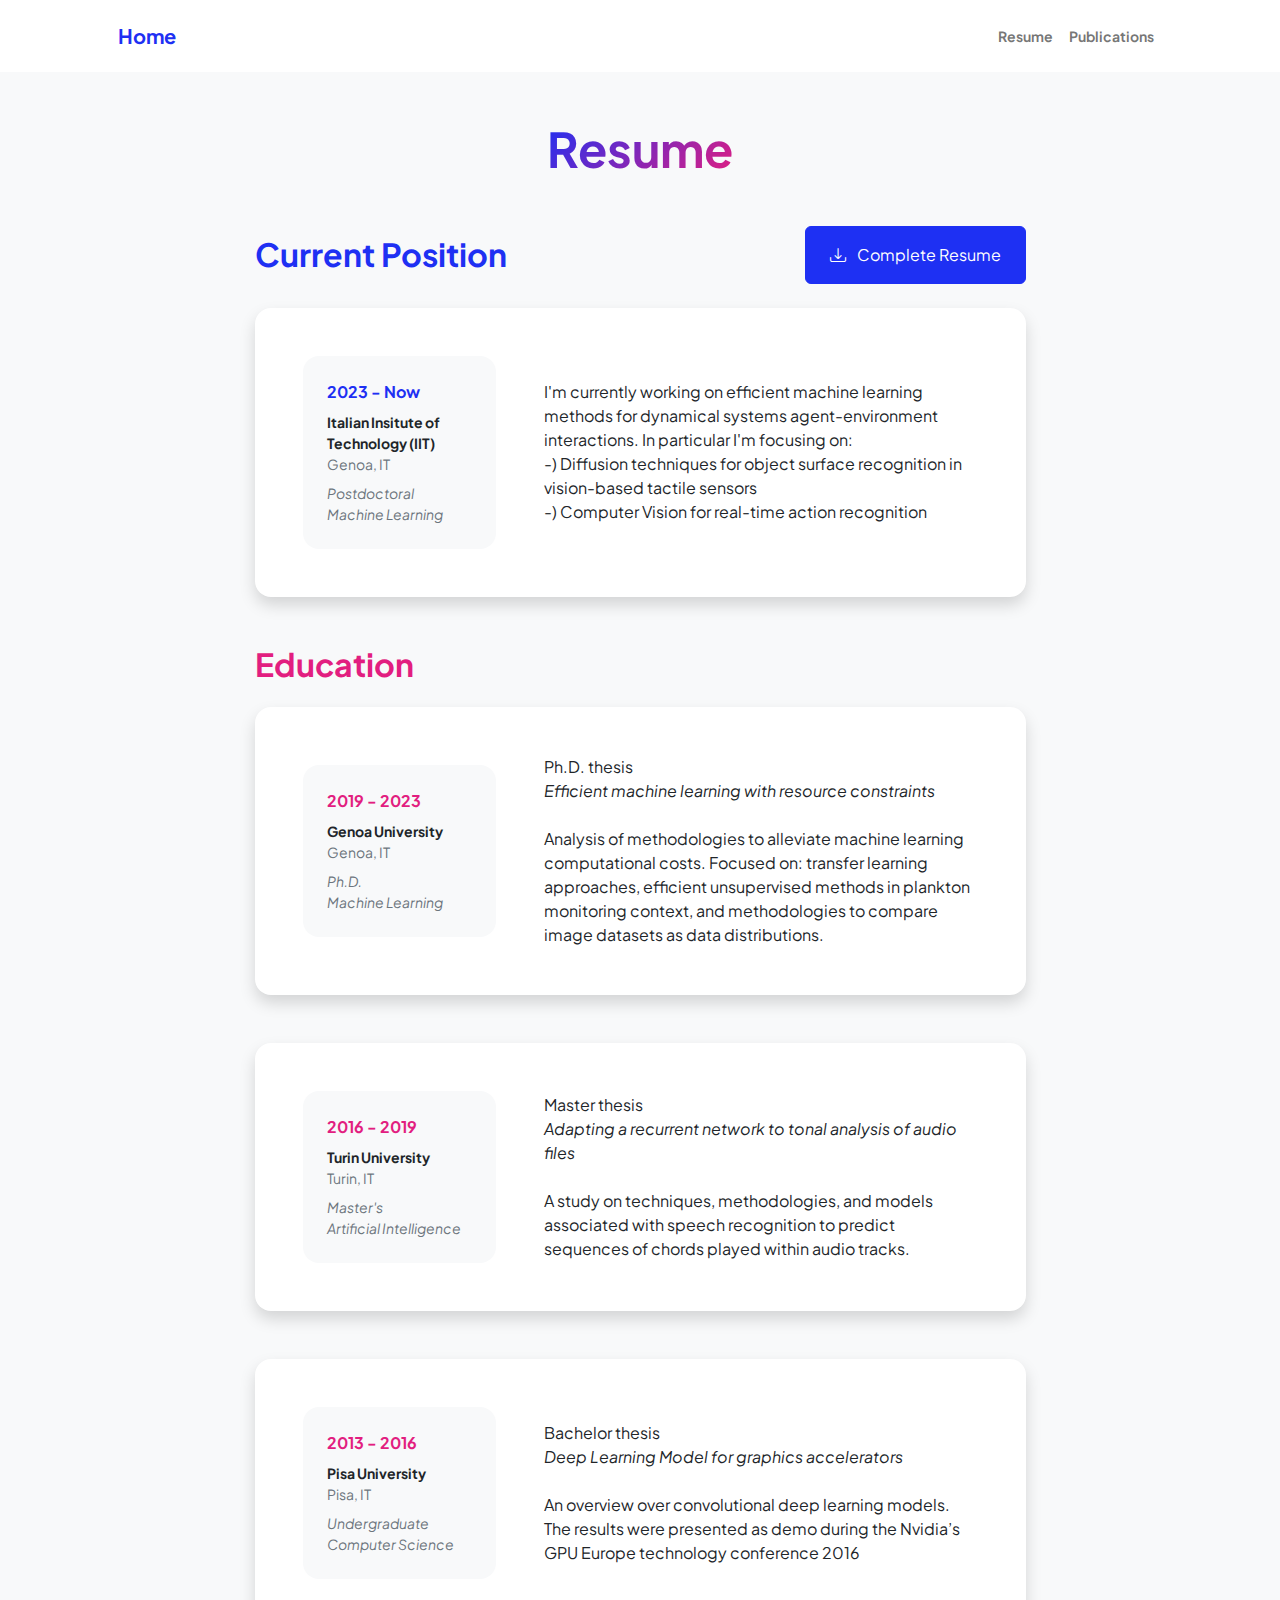
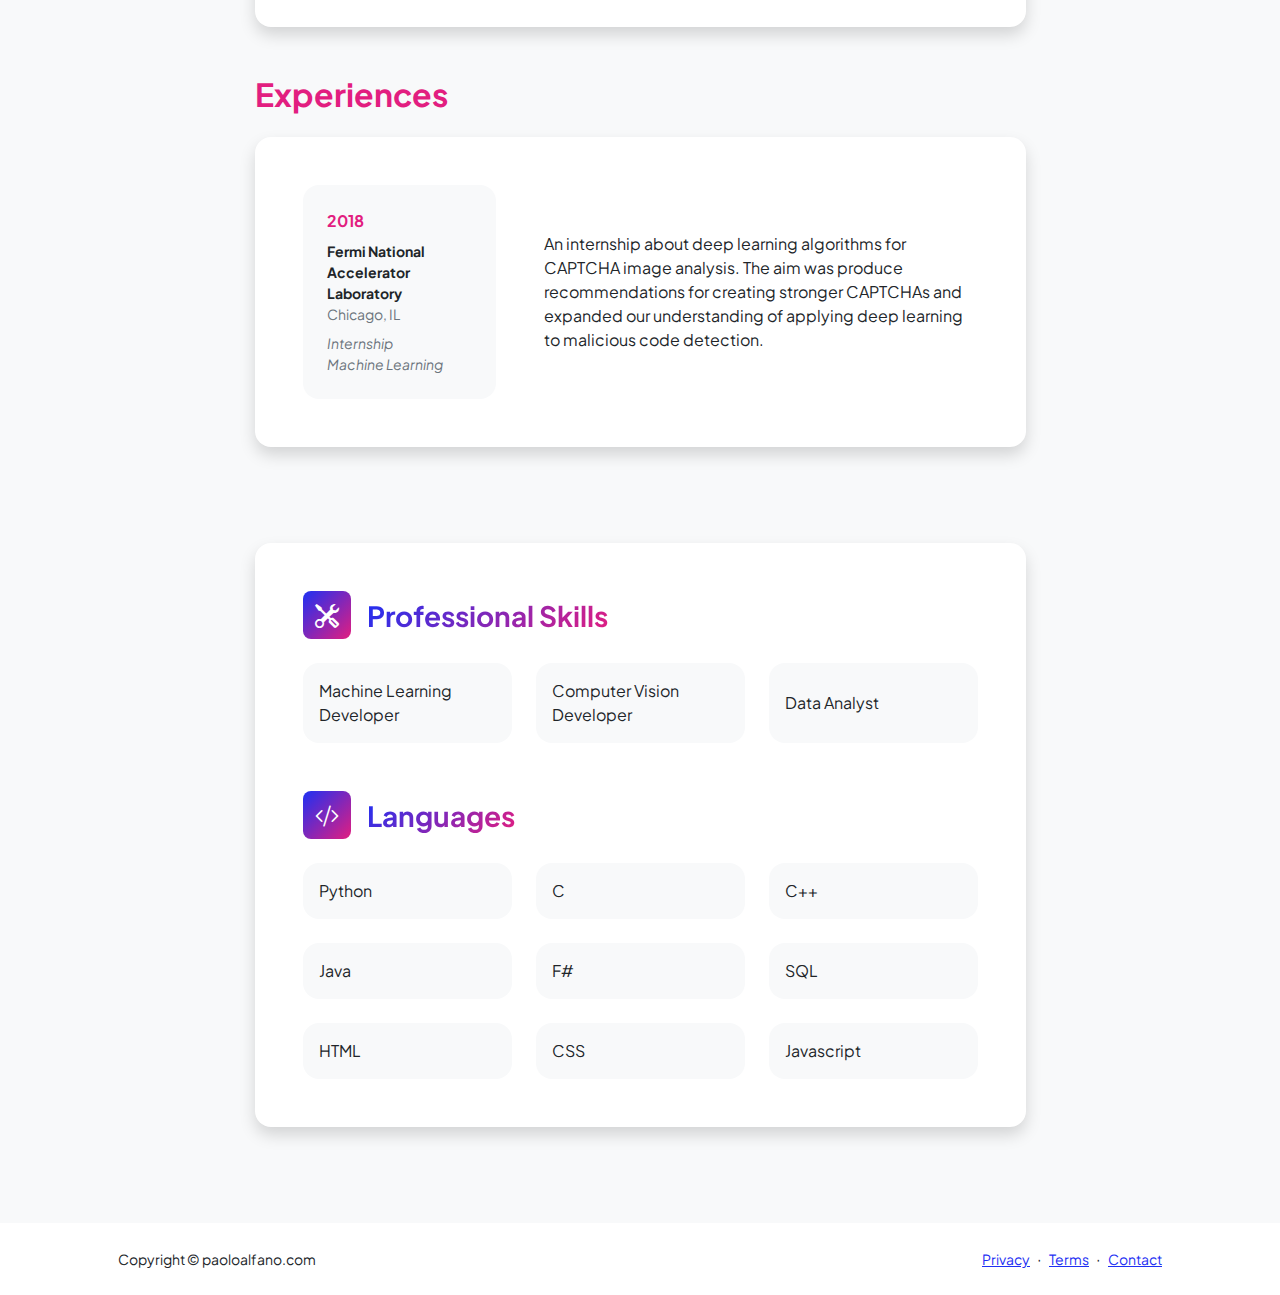
<file: resume.html>
<!DOCTYPE html>
<html lang="en">
    <head>
        <meta charset="utf-8" />
        <meta name="viewport" content="width=device-width, initial-scale=1, shrink-to-fit=no" />
        <meta name="description" content="" />
        <meta name="author" content="" />
        <title>Paolo Alfano - Resume</title>
        <!-- Favicon-->
        <link rel="icon" type="image/x-icon" href="assets/favicon.ico" />
        <!-- Custom Google font-->
        <link rel="preconnect" href="https://fonts.googleapis.com" />
        <link rel="preconnect" href="https://fonts.gstatic.com" crossorigin />
        <link href="https://fonts.googleapis.com/css2?family=Plus+Jakarta+Sans:wght@100;200;300;400;500;600;700;800;900&amp;display=swap" rel="stylesheet" />
        <!-- Bootstrap icons-->
        <link href="https://cdn.jsdelivr.net/npm/bootstrap-icons@1.8.1/font/bootstrap-icons.css" rel="stylesheet" />
        <!-- Core theme CSS (includes Bootstrap)-->
        <link href="css/styles.css" rel="stylesheet" />
    </head>
    <body class="d-flex flex-column h-100 bg-light">
        <main class="flex-shrink-0">
            <!-- Navigation-->
            <nav class="navbar navbar-expand-lg navbar-light bg-white py-3">
                <div class="container px-5">
                    <a class="navbar-brand" href="index.html"><span class="fw-bolder text-primary">Home</span></a>
                    <button class="navbar-toggler" type="button" data-bs-toggle="collapse" data-bs-target="#navbarSupportedContent" aria-controls="navbarSupportedContent" aria-expanded="false" aria-label="Toggle navigation"><span class="navbar-toggler-icon"></span></button>
                    <div class="collapse navbar-collapse" id="navbarSupportedContent">
                        <ul class="navbar-nav ms-auto mb-2 mb-lg-0 small fw-bolder">
                            <li class="nav-item"><a class="nav-link" href="resume.html">Resume</a></li>
                            <li class="nav-item"><a class="nav-link" href="publications.html">Publications</a></li>
                           <!--<li class="nav-item"><a class="nav-link" href="contact.html">Contact</a></li>-->
                        </ul>
                    </div>
                </div>
            </nav>
            <!-- Page Content-->
            <div class="container px-5 my-5">
                <div class="text-center mb-5">
                    <h1 class="display-5 fw-bolder mb-0"><span class="text-gradient d-inline">Resume</span></h1>
                </div>
                <div class="row gx-5 justify-content-center">
                    <div class="col-lg-11 col-xl-9 col-xxl-8">

                        <!-- Current position Section-->
                        <section>
                            <div class="d-flex align-items-center justify-content-between mb-4">
                                <h2 class="text-primary fw-bolder mb-0">Current Position</h2>
                                <!-- Download resume button-->
                                <!-- Note: Set the link href target to a PDF file within your project-->
                                <a class="btn btn-primary px-4 py-3" href="assets/CV.pdf">
                                    <div class="d-inline-block bi bi-download me-2"></div>
                                    Complete Resume
                                </a>
                            </div>

                            <!-- Education Card 1-->
                            <div class="card shadow border-0 rounded-4 mb-5">
                                <div class="card-body p-5">
                                    <div class="row align-items-center gx-5">
                                        <div class="col text-center text-lg-start mb-4 mb-lg-0">
                                            <div class="bg-light p-4 rounded-4">
                                                <div class="text-primary fw-bolder mb-2">2023 - Now</div>
                                                <div class="mb-2">
                                                    <div class="small fw-bolder">Italian Insitute of Technology (IIT)</div>
                                                    <div class="small text-muted">Genoa, IT</div>
                                                </div>
                                                <div class="fst-italic">
                                                    <div class="small text-muted">Postdoctoral</div>
                                                    <div class="small text-muted">Machine Learning</div>
                                                </div>
                                            </div>
                                        </div>
                                        <div class="col-lg-8"><div>I'm currently working on efficient machine learning methods for dynamical systems agent-environment interactions. In particular I'm focusing on:<br>
                                            -) Diffusion techniques for object surface recognition in vision-based tactile sensors<br>
                                            -) Computer Vision for real-time action recognition</div></div>
                                    </div>
                                </div>
                            </div>
                        </section>





                        <!-- Education Section-->
                        <section>
                            <div class="d-flex align-items-center justify-content-between mb-4">
                                <h2 class="text-secondary fw-bolder mb-0">Education</h2>
                            </div>

                            <!-- Education Card 3-->
                            <div class="card shadow border-0 rounded-4 mb-5">
                                <div class="card-body p-5">
                                    <div class="row align-items-center gx-5">
                                        <div class="col text-center text-lg-start mb-4 mb-lg-0">
                                            <div class="bg-light p-4 rounded-4">
                                                <div class="text-secondary fw-bolder mb-2">2019 - 2023</div>
                                                <div class="mb-2">
                                                    <div class="small fw-bolder">Genoa University</div>
                                                    <div class="small text-muted">Genoa, IT</div>
                                                </div>
                                                <div class="fst-italic">
                                                    <div class="small text-muted">Ph.D.</div>
                                                    <div class="small text-muted">Machine Learning</div>
                                                </div>
                                            </div>
                                        </div>
                                        <div class="col-lg-8"><div>Ph.D. thesis<br>
                                        <i>Efficient machine learning with resource constraints</i><br><br>
                                        Analysis of methodologies to alleviate machine learning computational costs. Focused on: transfer learning approaches, efficient unsupervised methods in plankton monitoring context, and methodologies to compare image datasets as data distributions. </div></div>
                                    </div>
                                </div>
                            </div>
                            <!-- Education Card 2-->
                            <div class="card shadow border-0 rounded-4 mb-5">
                                <div class="card-body p-5">
                                    <div class="row align-items-center gx-5">
                                        <div class="col text-center text-lg-start mb-4 mb-lg-0">
                                            <div class="bg-light p-4 rounded-4">
                                                <div class="text-secondary fw-bolder mb-2">2016 - 2019</div>
                                                <div class="mb-2">
                                                    <div class="small fw-bolder">Turin University</div>
                                                    <div class="small text-muted">Turin, IT</div>
                                                </div>
                                                <div class="fst-italic">
                                                    <div class="small text-muted">Master's</div>
                                                    <div class="small text-muted">Artificial Intelligence</div>
                                                </div>
                                            </div>
                                        </div>
                                        <div class="col-lg-8"><div>Master thesis<br>
                                            <i>Adapting a recurrent network to tonal analysis of audio files</i><br><br>
                                        A study on techniques, methodologies, and models associated with speech recognition to predict sequences of chords played within audio tracks.</div></div>
                                    </div>
                                </div>
                            </div>
                            <!-- Education Card 1-->
                            <div class="card shadow border-0 rounded-4 mb-5">
                                <div class="card-body p-5">
                                    <div class="row align-items-center gx-5">
                                        <div class="col text-center text-lg-start mb-4 mb-lg-0">
                                            <div class="bg-light p-4 rounded-4">
                                                <div class="text-secondary fw-bolder mb-2">2013 - 2016</div>
                                                <div class="mb-2">
                                                    <div class="small fw-bolder">Pisa University</div>
                                                    <div class="small text-muted">Pisa, IT</div>
                                                </div>
                                                <div class="fst-italic">
                                                    <div class="small text-muted">Undergraduate</div>
                                                    <div class="small text-muted">Computer Science</div>
                                                </div>
                                            </div>
                                        </div>
                                        <div class="col-lg-8"><div>Bachelor thesis<br>
                                        <i>Deep Learning Model for graphics accelerators</i><br><br>
                                        An overview over convolutional deep learning models. The results were presented as demo during the Nvidia’s GPU Europe technology conference 2016</div></div>
                                    </div>
                                </div>
                            </div>
                        </section>


                        <!-- Experiences Section-->
                        <section>
                            <h2 class="text-secondary fw-bolder mb-4">Experiences</h2>
                            <!-- Education Card 1-->
                            <div class="card shadow border-0 rounded-4 mb-5">
                                <div class="card-body p-5">
                                    <div class="row align-items-center gx-5">
                                        <div class="col text-center text-lg-start mb-4 mb-lg-0">
                                            <div class="bg-light p-4 rounded-4">
                                                <div class="text-secondary fw-bolder mb-2">2018</div>
                                                <div class="mb-2">
                                                    <div class="small fw-bolder">Fermi National Accelerator Laboratory</div>
                                                    <div class="small text-muted">Chicago, IL</div>
                                                </div>
                                                <div class="fst-italic">
                                                    <div class="small text-muted">Internship</div>
                                                    <div class="small text-muted">Machine Learning</div>
                                                </div>
                                            </div>
                                        </div>
                                        <div class="col-lg-8"><div>An internship about deep learning algorithms for CAPTCHA image analysis. The aim was produce recommendations for creating stronger CAPTCHAs and expanded our understanding of applying deep learning to malicious code detection.</div></div>
                                    </div>
                                </div>
                            </div>
                        </section>

                        <!-- Divider-->
                        <div class="pb-5"></div>
                        <!-- Skills Section-->
                        <section>
                            <!-- Skillset Card-->
                            <div class="card shadow border-0 rounded-4 mb-5">
                                <div class="card-body p-5">
                                    <!-- Professional skills list-->
                                    <div class="mb-5">
                                        <div class="d-flex align-items-center mb-4">
                                            <div class="feature bg-primary bg-gradient-primary-to-secondary text-white rounded-3 me-3"><i class="bi bi-tools"></i></div>
                                            <h3 class="fw-bolder mb-0"><span class="text-gradient d-inline">Professional Skills</span></h3>
                                        </div>
                                        <div class="row row-cols-1 row-cols-md-3 mb-4">
                                            <div class="col mb-4 mb-md-0"><div class="d-flex align-items-center bg-light rounded-4 p-3 h-100">Machine Learning Developer</div></div>
                                            <div class="col mb-4 mb-md-0"><div class="d-flex align-items-center bg-light rounded-4 p-3 h-100">Computer Vision Developer</div></div>
                                            <div class="col"><div class="d-flex align-items-center bg-light rounded-4 p-3 h-100">Data Analyst</div></div>
                                        </div>
                                    </div>
                                    <!-- Languages list-->
                                    <div class="mb-0">
                                        <div class="d-flex align-items-center mb-4">
                                            <div class="feature bg-primary bg-gradient-primary-to-secondary text-white rounded-3 me-3"><i class="bi bi-code-slash"></i></div>
                                            <h3 class="fw-bolder mb-0"><span class="text-gradient d-inline">Languages</span></h3>
                                        </div>
                                        <div class="row row-cols-1 row-cols-md-3 mb-4">
                                            <div class="col mb-4 mb-md-0"><div class="d-flex align-items-center bg-light rounded-4 p-3 h-100">Python</div></div>
                                            <div class="col mb-4 mb-md-0"><div class="d-flex align-items-center bg-light rounded-4 p-3 h-100">C</div></div>
                                            <div class="col"><div class="d-flex align-items-center bg-light rounded-4 p-3 h-100">C++</div></div>
                                        </div>
                                        <div class="row row-cols-1 row-cols-md-3 mb-4">
                                            <div class="col mb-4 mb-md-0"><div class="d-flex align-items-center bg-light rounded-4 p-3 h-100">Java</div></div>
                                            <div class="col mb-4 mb-md-0"><div class="d-flex align-items-center bg-light rounded-4 p-3 h-100">F#</div></div>
                                            <div class="col"><div class="d-flex align-items-center bg-light rounded-4 p-3 h-100">SQL</div></div>
                                        </div>
                                        <div class="row row-cols-1 row-cols-md-3">
                                            <div class="col mb-4 mb-md-0"><div class="d-flex align-items-center bg-light rounded-4 p-3 h-100">HTML</div></div>
                                            <div class="col mb-4 mb-md-0"><div class="d-flex align-items-center bg-light rounded-4 p-3 h-100">CSS</div></div>
                                            <div class="col"><div class="d-flex align-items-center bg-light rounded-4 p-3 h-100">Javascript</div></div>
                                        </div>
                                    </div>
                                </div>
                            </div>
                        </section>
                    </div>
                </div>
            </div>
        </main>
        <!-- Footer-->
        <footer class="bg-white py-4 mt-auto">
            <div class="container px-5">
                <div class="row align-items-center justify-content-between flex-column flex-sm-row">
                    <div class="col-auto"><div class="small m-0">Copyright &copy; paoloalfano.com</div></div>
                    <div class="col-auto">
                        <a class="small" href="#!">Privacy</a>
                        <span class="mx-1">&middot;</span>
                        <a class="small" href="#!">Terms</a>
                        <span class="mx-1">&middot;</span>
                        <a class="small" href="#!">Contact</a>
                    </div>
                </div>
            </div>
        </footer>
        <!-- Bootstrap core JS-->
        <script src="https://cdn.jsdelivr.net/npm/bootstrap@5.2.3/dist/js/bootstrap.bundle.min.js"></script>
        <!-- Core theme JS-->
        <script src="js/scripts.js"></script>
    </body>
</html>
</file>
